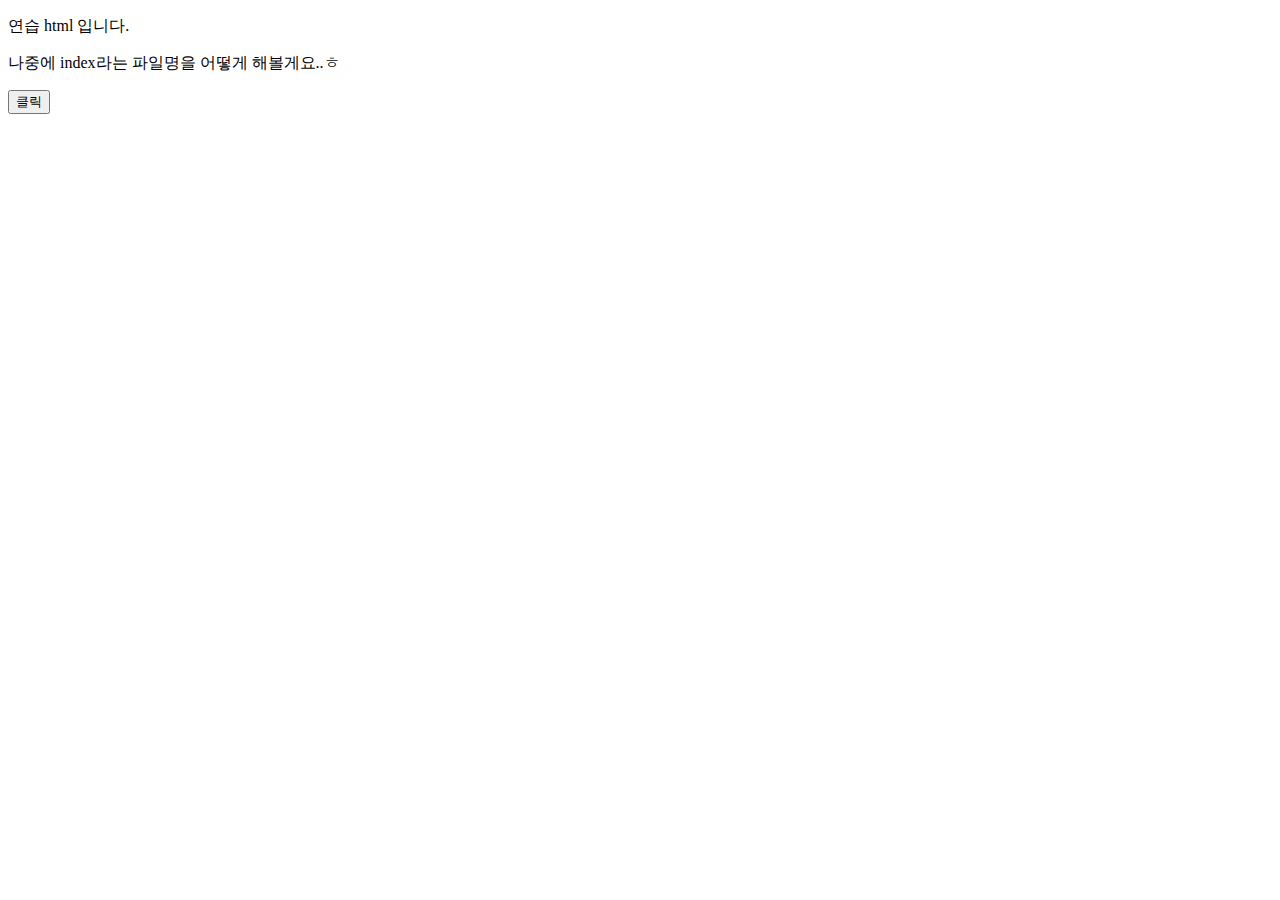
<file: html/index.html>
<!DOCTYPE html>
<html lang="en">
<head>
	<meta charset="UTF-8">
	<meta name="viewport" content="width=1240px, initial-scale=1.0">
	<title>이것 저것 테스트 합니다.</title>
</head>
<body>
	<p>연습 html 입니다.</p>
	<p>나중에 index라는 파일명을 어떻게 해볼게요..ㅎ</p>
	<button type="button" id="ctaBt">클릭</button>
	
	<script>
		let ctaBt = document.querySelector("#ctaBt") //이벤트 쓰기
		ctaBt.addEventListener("click", () => {
			alert("클릭했어요!");
			console.log("클릭했어요!");
		})
	</script>
</body>
</html>
</file>
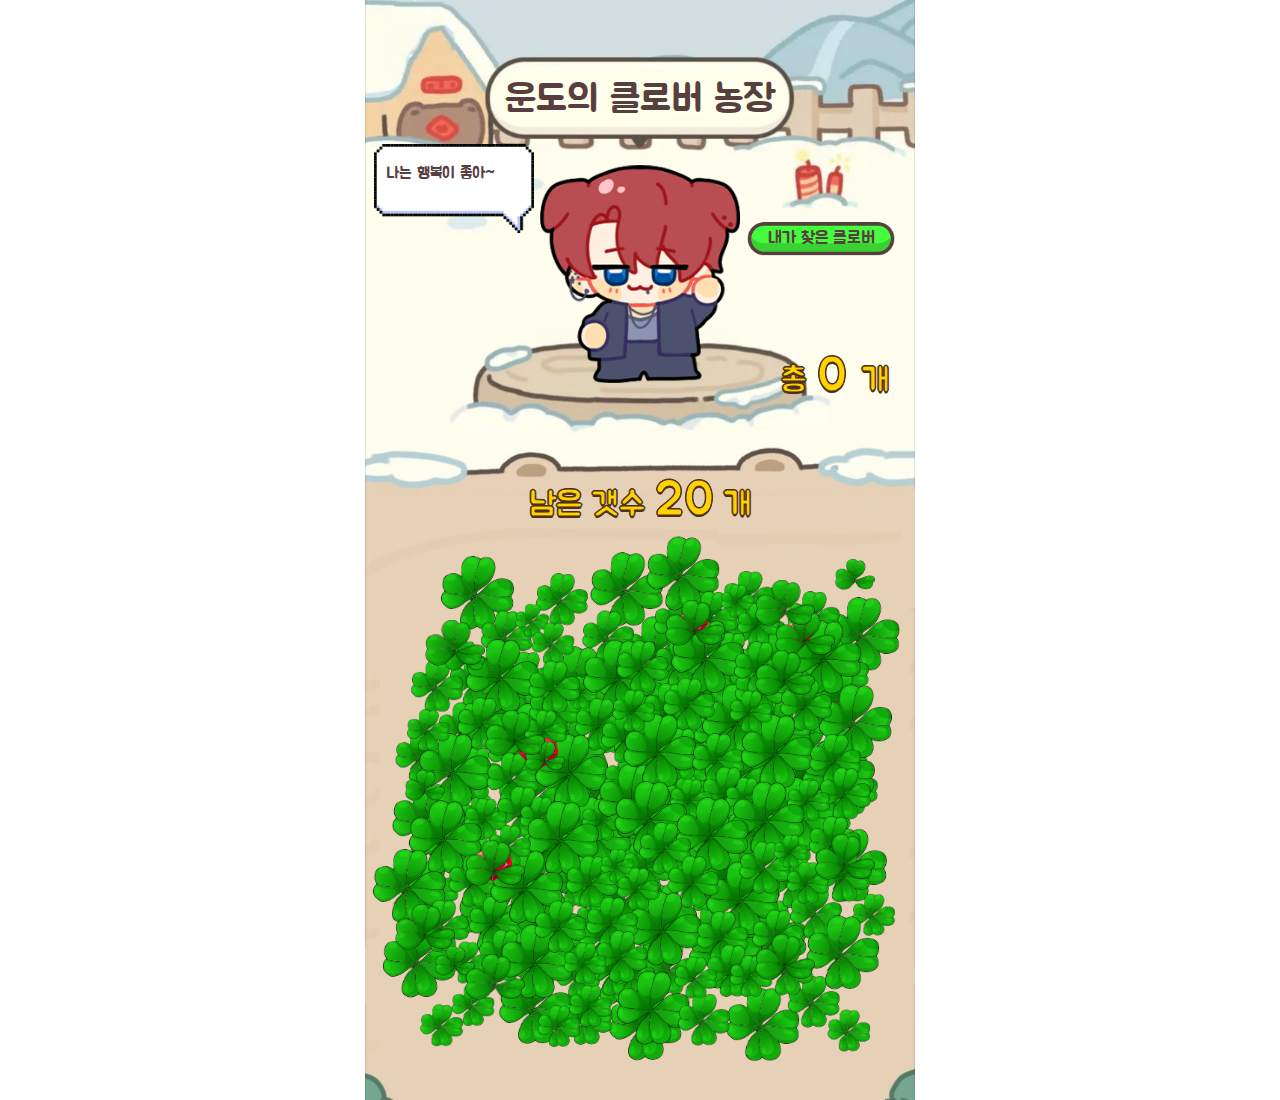
<file: html/cloverFarm.html>
<!DOCTYPE html>
<html lang="en">

<head>
    <meta charset="UTF-8">
    <meta name="viewport" content="width=device-width, initial-scale=1.0">
    <title>운도의 클로버 농장☘️</title>
    <link rel="stylesheet" href="../css/reset.css">
    <link rel="stylesheet" href="../css/cloverFarm.css">

    <!-- meta -->
    <meta property="og:url" content="https://dodonot3.github.io/goorm/html/cloverFarm.html">
    <meta property="og:title" content="운도의 클로버 농장☘️">
    <meta property="og:type" content="website">
    <meta property="og:image" content="https://file.notion.so/f/f/dce079de-e925-460c-8309-f92aebdc3f18/55c05153-a924-4c09-ab6d-00482d0d159e/metaimg.jpg?table=block&id=14b718fc-029f-80f4-8e88-e16996e75fd6&spaceId=dce079de-e925-460c-8309-f92aebdc3f18&expirationTimestamp=1732831200000&signature=1I_4Jd7jJPr3ECyqp8J0PSIPIr8RDfgLeqtpF1vKRrs&downloadName=metaimg.jpg">
    <meta property="og:description" content="만나서 반가워! 행복을 의미하는 세잎 클로버를 찾아줄래?">
</head>

<body>
    <div class="container">
		<img src="../source/cloverFarm/background.png" alt="배경"> <!-- 이미지 추가됨 -->
        <h1>운도의 클로버 농장</h1>
        <h2>내가 찾은 클로버</h2>
        <div class="character"><img src="../source/cloverFarm/character.png" alt="운도 캐릭터"></div>
        <div class="speech-bubble" id="bubble">나는 행복이 좋아~</div>
        <div id="cloverCountDetails"></div>
        <p class="totallnfo info">
            총
            <span id="total">0
            </span>
            개
        </p>
        <p class="remainInfo info">
            남은 갯수
            <span id="remain">0
            </span>
            개
        </p>

        <div id="clover">
            <button data-name="애기 세잎클로버" class="cloverbtn babyclover babyclover1"><img src="../source/cloverFarm/babyclover.png" alt=""></button>
            <button data-name="애기 세잎클로버" class="cloverbtn babyclover babyclover2"><img src="../source/cloverFarm/babyclover.png" alt=""></button>
            <button data-name="애기 세잎클로버" class="cloverbtn babyclover babyclover3"><img src="../source/cloverFarm/babyclover.png" alt=""></button>
            <button data-name="애기 세잎클로버" class="cloverbtn babyclover babyclover4"><img src="../source/cloverFarm/babyclover.png" alt=""></button>
            <button data-name="애기 세잎클로버" class="cloverbtn babyclover babyclover5"><img src="../source/cloverFarm/babyclover.png" alt=""></button>
            <button data-name="엄마 세잎클로버" class="cloverbtn bigclover bigclover1"><img src="../source/cloverFarm/babyclover.png" alt=""></button>
            <button data-name="엄마 세잎클로버" class="cloverbtn bigclover bigclover2"><img src="../source/cloverFarm/babyclover.png" alt=""></button>
            <button data-name="엄마 세잎클로버" class="cloverbtn bigclover bigclover3"><img src="../source/cloverFarm/babyclover.png" alt=""></button>
            <button data-name="엄마 세잎클로버" class="cloverbtn bigclover bigclover4"><img src="../source/cloverFarm/babyclover.png" alt=""></button>
            <button data-name="엄마 세잎클로버" class="cloverbtn bigclover bigclover5"><img src="../source/cloverFarm/babyclover.png" alt=""></button>
            <button data-name="엄마 세잎클로버" class="cloverbtn bigclover bigclover6"><img src="../source/cloverFarm/babyclover.png" alt=""></button>
            <button data-name="엄마 세잎클로버" class="cloverbtn bigclover bigclover7"><img src="../source/cloverFarm/babyclover.png" alt=""></button>
            <button data-name="엄마 세잎클로버" class="cloverbtn bigclover bigclover8"><img src="../source/cloverFarm/babyclover.png" alt=""></button>
            <button data-name="엄마 세잎클로버" class="cloverbtn bigclover bigclover9"><img src="../source/cloverFarm/babyclover.png" alt=""></button>
            <button data-name="엄마 세잎클로버" class="cloverbtn bigclover bigclover10"><img src="../source/cloverFarm/babyclover.png" alt=""></button>
            <button data-name="엄마 세잎클로버" class="cloverbtn bigclover bigclover11"><img src="../source/cloverFarm/babyclover.png" alt=""></button>
            <button data-name="사랑해" class="heart big heart1"><img src="../source/cloverFarm/heart.png" alt=""></button>
            <button data-name="사랑해" class="heart big heart2"><img src="../source/cloverFarm/heart.png" alt=""></button>
            <button data-name="사랑해" class="heart small heart3"><img src="../source/cloverFarm/heart.png" alt=""></button>
            <button data-name="사랑해" class="heart small heart4"><img src="../source/cloverFarm/heart.png" alt=""></button>
        </div>

        <!-- 모달창 -->
        <div id="modal" class="hidden">
            <div class="modal-content">
                <p>축하해!🥳<br>앞으로도 작은 행복을 가득 찾길 바래!☘️</p>
                <button id="closeModal">고마워!</button>
            </div>
        </div>
    </div>
    <script src="../js/cloverFarm.js"></script>
</body>

</html>
</file>
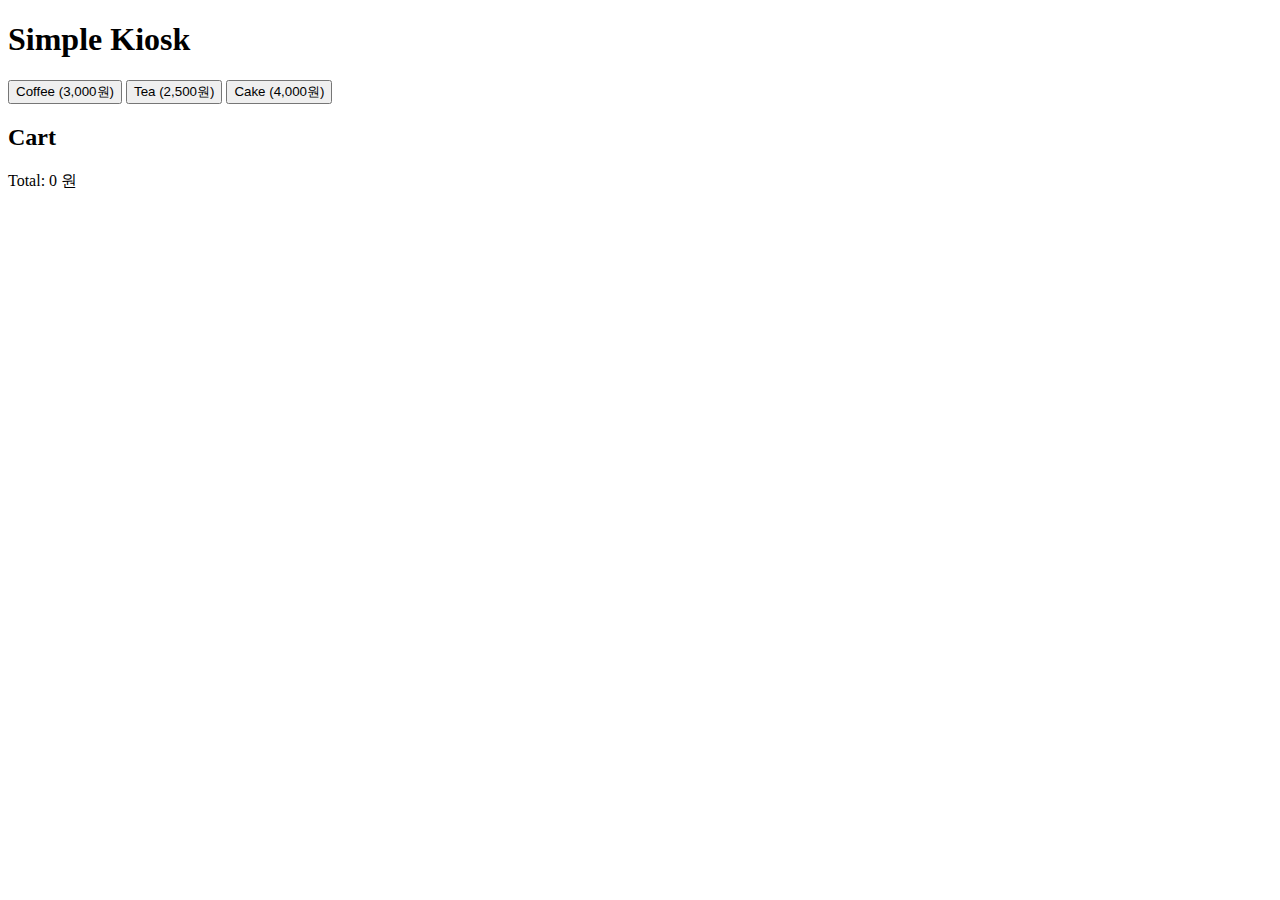
<file: html/kioskEasy.html>
<!DOCTYPE html>
<html lang="en">
<head>
	<meta charset="UTF-8">
	<meta name="viewport" content="width=device-width, initial-scale=1.0">
	<title>Kiosk Order System(ver.Easy)</title>
</head>
<body>
	<h1>Simple Kiosk</h1>
	<div id="menu">
		<button data-name="Coffee" data-price="3000">Coffee (3,000원)</button>
		<button data-name="Tea" data-price="2500">Tea (2,500원)</button>
		<button data-name="Cake" data-price="4000">Cake (4,000원)</button>
	</div>
	<h2>Cart</h2>
		<div id="cart"></div>
	<p>
		Total: 
		<span id="total">0
		</span>
		원
	</p>
	<script src="../js/kioskEasy.js"></script>
</body>
</html>
</file>
<file: css/cloverFarm.css>
@import url('https://fonts.googleapis.com/css2?family=Jua&family=Lemonada:wght@300..700&display=swap');

* {
    font-family: "Jua", sans-serif;
    font-weight: normal;
    font-style: normal;
    font-display: swap;
}

body {
    margin: 0 auto;
    /* 화면 중앙 정렬 */
    min-width: 320px;
    max-width: 550px;
    width: 100%;
    /* 화면 크기를 기준으로 조정 */
    height: 100vh;
    /* 전체 화면 높이 */
}

.hidden {
    display: none;
}

.container {
    position: relative;
    display: flex;
    justify-content: center;
    align-items: center;
    flex-direction: column;
}

.container img {
    position: relative;
    z-index: -999;
}

h1 {
    color: #583f3f;
    position: absolute;
    top: 14.6vw;
    font-size: 6.8vw;
}

.character {
    position: absolute;
    top: 30vw;
    width: 36vw;
}

h2 {
    color: #583f3f;
    position: absolute;
    background: url(../source/cloverFarm/bubble1.png) no-repeat;
    background-size: cover;
    font-size: 3.7vw;
    line-height: 7vw;
    width: 28vw;
    display: flex;
    justify-content: center;
    top: 40vw;
    right: 3vw;
}

#cloverCountDetails {
    position: absolute;
    top: 51vw;
    right: 5.7vw;
    display: flex;
    flex-direction: column;
    font-size: 3vw;
    line-height: 3.5vw;
    color: #583f3f;
}

#cloverCountDetails::after {
    content: '';
    position: absolute;
    background: url(../source/cloverFarm/bubble3.png) no-repeat;
    width: 28vw;
    height: 32vw;
    top: -2.6vw;
    left: -2.5vw;
    z-index: -1;
    background-size: contain;
}

.speech-bubble {
    position: absolute;
    top: 29vw;
    left: 6vw;
    display: flex;
    flex-direction: column;
    font-size: 3vw;
    line-height: 3.5vw;
    color: #583f3f;
}

.speech-bubble::after {
    content: '';
    position: absolute;
    background: url(../source/cloverFarm/bubble2.png) no-repeat;
    width: 28vw;
    height: 32vw;
    top: -2.6vw;
    left: -2.5vw;
    z-index: -1;
    background-size: contain;
}

#cloverCountDetails> {
    position: relative;
    z-index: 1;
}

#clover button {
    position: absolute;
    background: none;
    border: none;
    /* border: 1px solid red; */
}

button img {
    width: 100%;
    height: 100%;
    pointer-events: none;
    /* 이미지가 클릭 이벤트를 차단하지 않도록 설정!!! 반드시!! */
}

.cloverbtn {
    transition: transform 0.2s ease-in-out;
}

.cloverbtn:hover {
    transform: scale(1.5)
}

.babyclover {
    z-index: 2;
}

.babyclover img {
    width: 8vw;
}

.babyclover1 {
    left: 19vw;
    bottom: 19vw;
}

.babyclover2 {
    left: 12vw;
    top: 113vw;
}

.babyclover3 {
    left: 24vw;
    top: 130vw;
}

.babyclover4 {
    left: 24vw;
    top: 140vw;
}

.babyclover5 {
    right: 12vw;
    top: 113vw;
}

.bigclover {
    z-index: 2;
}

.bigclover img {
    width: 12vw;
}

.bigclover1 {
    top: 130vw;
    right: 24vw;
}

.bigclover2 {
    top: 140vw;
    right: 30vw;
}

.bigclover3 {
    top: 140vw;
    right: 30vw;
}

.bigclover4 {
    top: 120vw;
    left: 20vw;
}

.bigclover5 {
    top: 100vw;
    left: 30vw;
}

.bigclover6 {
    bottom: 40vw;
    left: 30vw;
}

.bigclover6 {
    bottom: 60vw;
    left: 28vw;
}

.bigclover7 {
    bottom: 49vw;
    right: 30vw;
}

.bigclover8 {
    bottom: 63vw;
    left: 9vw;
}

.bigclover9 {
    top: 120vw;
    left: 70vw;
}

.bigclover10 {
    bottom: 28vw;
    right: 17vw;
}

.bigclover11 {
    top: 128vw;
    left: 17vw;
}

.heart {
    z-index: 1;
}

.heart.small {
    width: 6vw;
}

.heart.big {
    width: 8vw;
}

.heart1 {
    top: 134vw;
    left: 28vw;
}

.heart2 {
    top: 126vw;
    left: 20vw;
}

.heart3 {
    top: 142vw;
    left: 60vw;
}

.heart4 {
    top: 124vw;
    left: 70vw;
}

.info {
    color: #ffd200;
    font-size: 6vw;
    -webkit-text-stroke: 1px #4d301d;
    text-shadow: 1px 0px #4d301d, 0px 2px #4d301d, -1px 0px #4d301d, 0px -1px #4d301d;
    position: absolute;
}
#total, #remain{
    font-size: 10vw;
}
.totallnfo{
    top: 63vw;
    right: 5vw;
}
.remainInfo{
    top: 84vw;
}



@media (min-width: 551px) {
    body {
        width: 550px;
        margin: 0 auto;
    }

    h1 {
        top: 80px;
        font-size: 38px;
    }

    .character {
        top: 165px;
        width: 200px;
    }

    h2 {
        top: 220px;
        right: 20px;
        font-size: 17px;
        line-height: 36px;
        width: 148px;
    }

    .info {
        font-size: 33px;
    }
    
    #total, #remain {
        font-size: 49px;
    }
    
    .totallnfo {
        top: 340px;
        right: 26px; 
    }
    
    .remainInfo {
        top: 464px;
    }    
    

    #cloverCountDetails {
        top: 274px;
        right: 30px;
        font-size: 16px;
        line-height: 20px;
    }

    #cloverCountDetails::after {
        width: 150px;
        height: 170px;
        top: -11px;
        left: -20px;
        background-size: contain;
    }

    .speech-bubble {
        top: 164px;
        left: 21px;
        font-size: 16px;
        line-height: 18px;
    }

    .speech-bubble::after {
        width: 160px;
        top: -20px;
        left: -12px;
    }

    button img {
        width: 100%;
        height: auto;
    }
    

    .babyclover img {
        width: 40px;
    }

    .bigclover img {
        width: 60px;
    }

    .babyclover1 {
        left: 70px;
        bottom: 124px;
    }

    .babyclover2 {
        left: 40px;
        top: 770px;
    }

    .babyclover3 {
        left: 80px;
        top: 640px;
    }

    .babyclover4 {
        left: 160px;
        top: 740px;
    }

    .babyclover5 {
        right: 40px;
        top: 559px;
    }

    .bigclover1 {
        top: 610px;
        right: 80px;
    }

    .bigclover2 {
        top: 580px;
        right: 100px;
    }

    .bigclover3 {
        top: 650px;
        right: 100px;
    }

    .bigclover4 {
        top: 710px;
        left: 120px;
    }

    .bigclover5 {
        top: 840px;
        left: 100px;
    }

    .bigclover6 {
        bottom: 100px;
        left: 100px;
    }

    .bigclover7 {
        bottom: 120px;
        right: 100px;
    }

    .bigclover8 {
        bottom: 150px;
        left: 30px;
    }

    .bigclover9 {
        top: 600px;
        left: 300px;
    }

    .bigclover10 {
        bottom: 220px;
        right: 40px;
    }

    .bigclover11 {
        top: 620px;
        left: 60px;
    }

    .heart.small {
        width: 30px;
    }

    .heart.big {
        width: 40px;
    }

    .heart1 {
        top: 738px;
        left: 154px;
    }

    .heart2 {
        top: 850px;
        left: 108px;
    }

    .heart3 {
        top: 612px;
        left: 314px;
    }

    .heart4 {
        top: 622px;
        left: 420px;
    }
}



#cloverCountDetails.no-after::after {
    display: none; /* 자식 요소가 없을 때 이미지를 숨김 */
}


/* 모달 스타일 */
#modal {
    position: fixed;
    top: 0;
    left: 0;
    width: 100%;
    height: 100%;
    background: rgba(0, 0, 0, 0.5);
    display: flex;
    justify-content: center;
    align-items: center;
    z-index: 1000;
    visibility: hidden; /* 기본적으로 숨김 */
    opacity: 0; /* 투명 */
    transition: opacity 0.3s ease;
}

#modal.show {
    visibility: visible;
    opacity: 1; /* 보이도록 변경 */
}

.modal-content {
    background: white;
    padding: 20px;
    border-radius: 10px;
    text-align: center;
    box-shadow: 0 4px 6px rgba(0, 0, 0, 0.2);
}

.modal-content p {
    margin-bottom: 20px;
}

.modal-content button {
    background-color: #E23737;
    color: white;
    border: none;
    padding: 10px 20px;
    border-radius: 5px;
    cursor: pointer;
}

.modal-content button:hover {
    background-color: #C02020;
}
</file>
